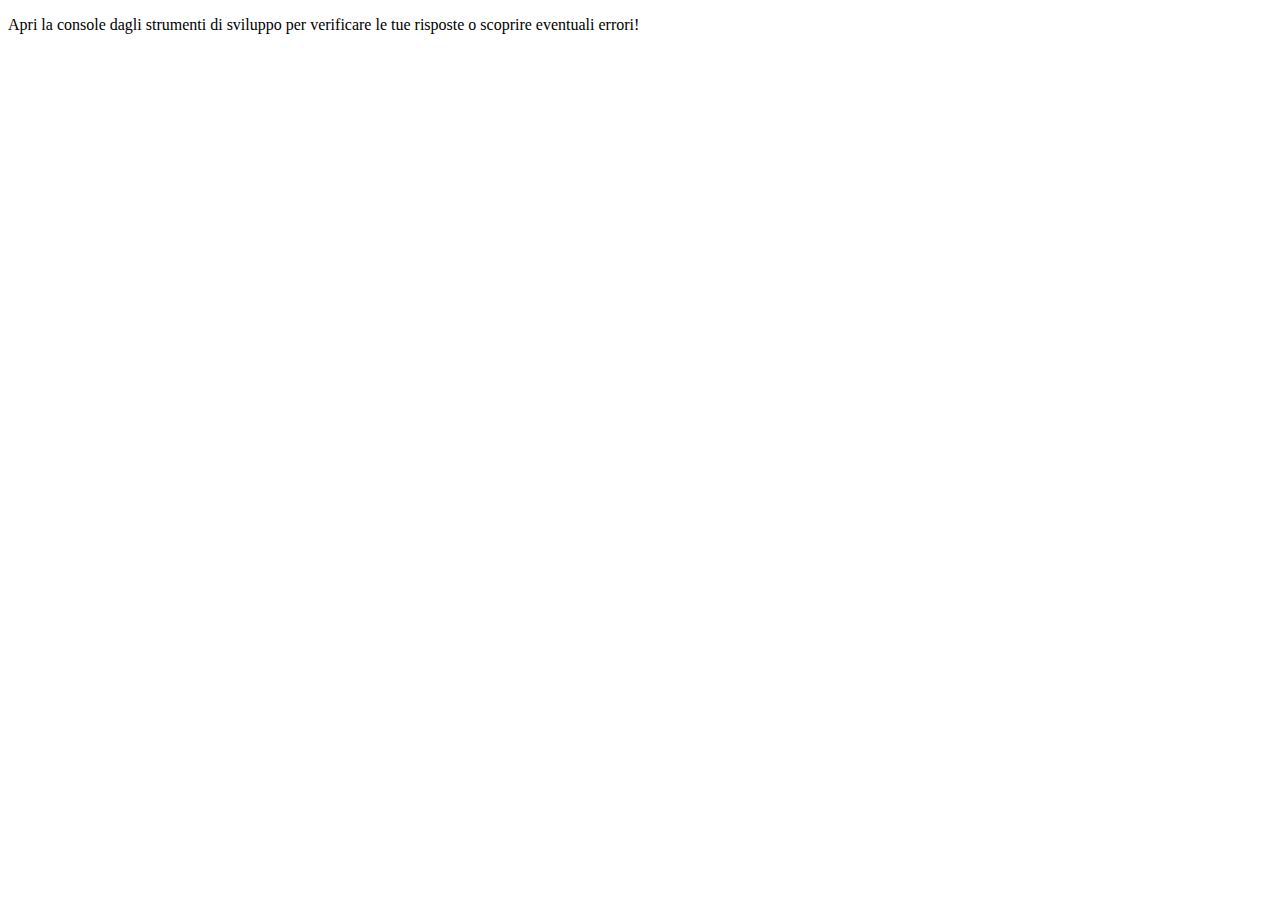
<file: 1 m/2s/1g/index.html>
<!DOCTYPE html>
<html lang="en">
  <head>
    <meta charset="UTF-8" />
    <meta name="viewport" content="width=device-width, initial-scale=1.0" />
    <title>Esercizi JS</title>
  </head>
  <body>
    <main>
      <p>
        Apri la console dagli strumenti di sviluppo per verificare le tue
        risposte o scoprire eventuali errori!
      </p>
    </main>
    <script src="D1.js"></script>
  </body>
</html>
</file>
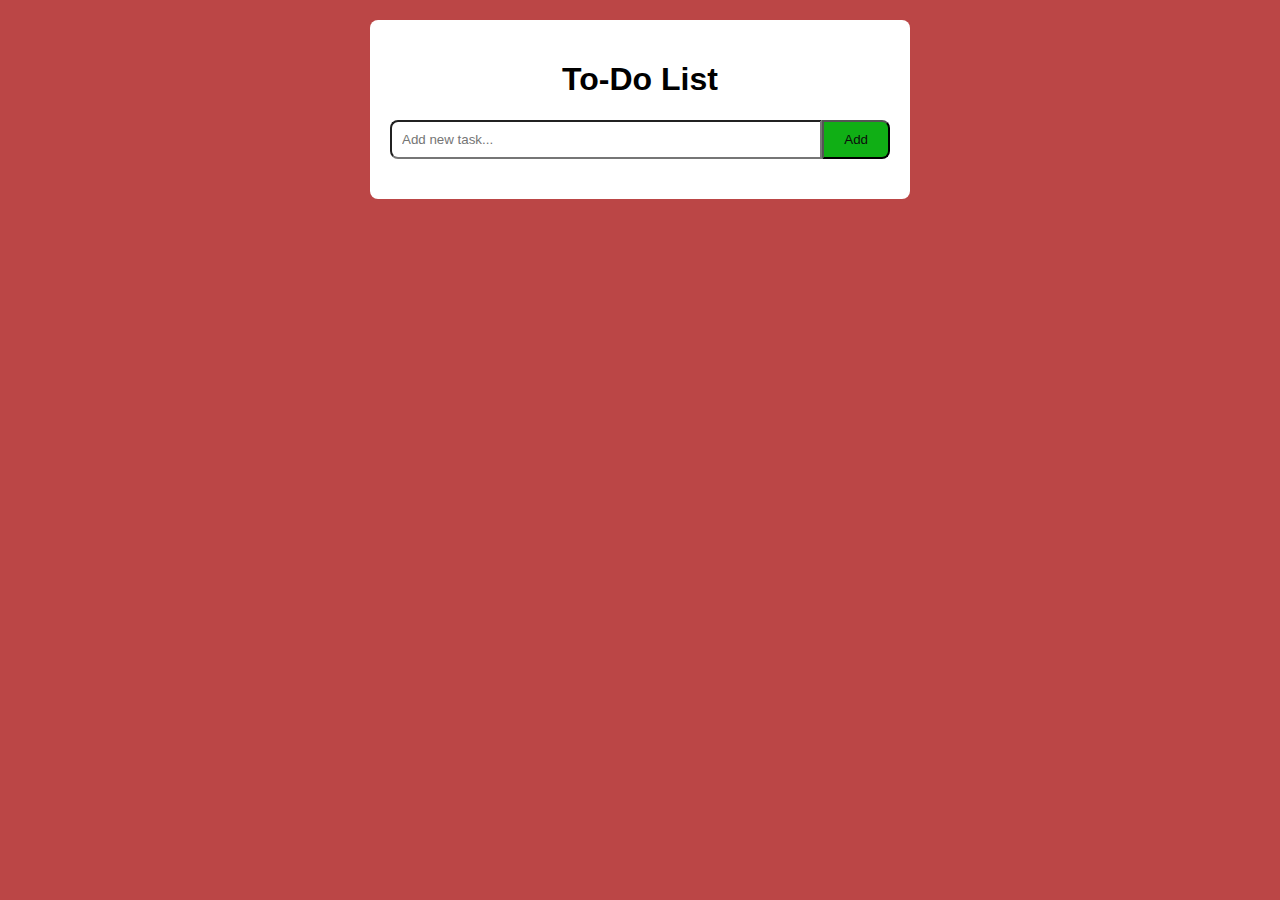
<file: 1 m/3s/3g/index.html>
<!DOCTYPE html>
<html lang="en">
<head>
    <meta charset="UTF-8">
    <meta name="viewport" content="width=device-width, initial-scale=1.0">
    <title>Document</title>
    <link rel="stylesheet" href="./style.css">
    <script src="./script.js"></script>
</head>
<body>
    <div class="container">
        <h1>To-Do List</h1>
        <div class="input-container">
            <input type="text" id="taskInput" placeholder="Add new task...">
            <button id="addTaskBtn">Add</button>
        </div>
        <ul id="taskList"></ul>
    </div>
    
</body>
</html>
</file>
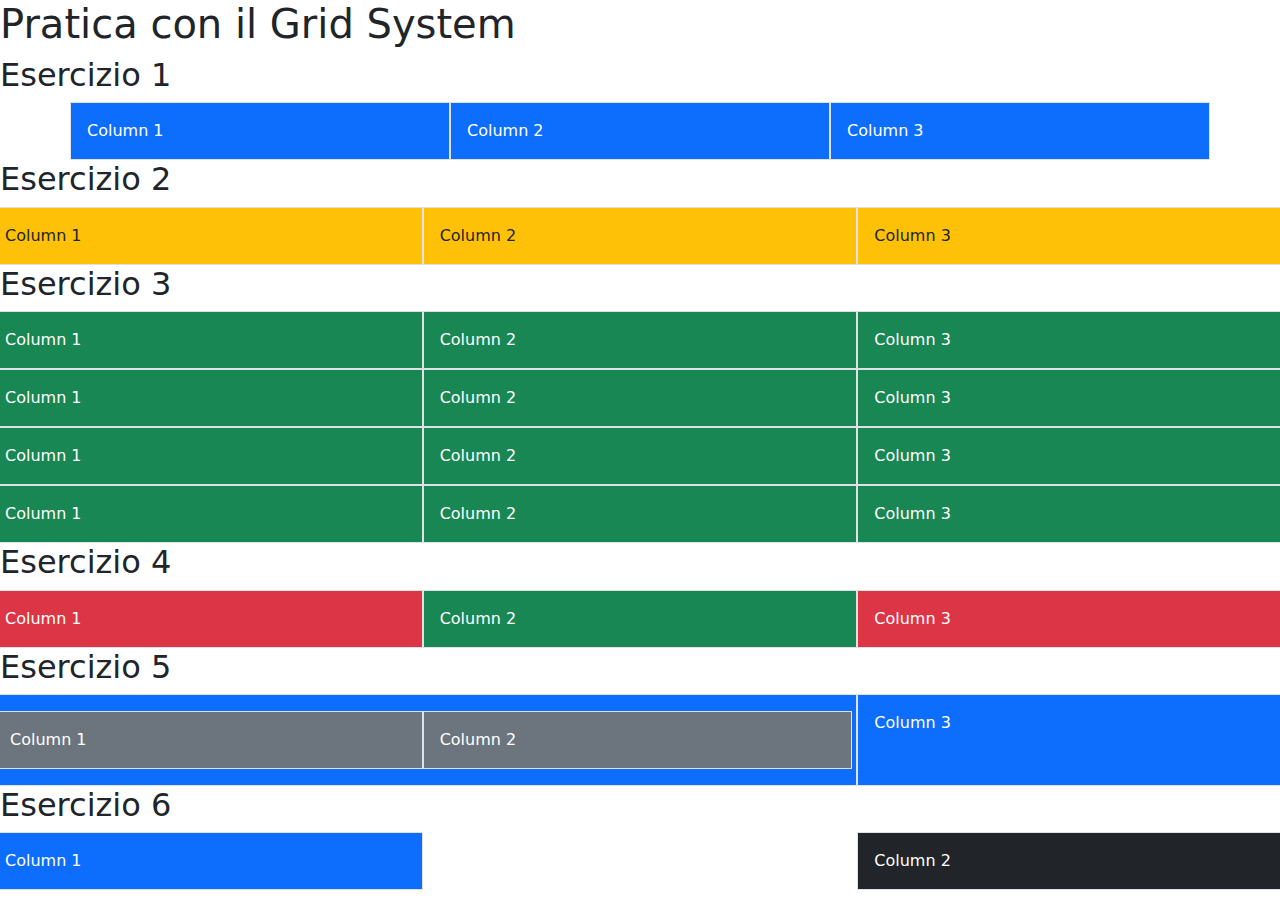
<file: 2m/s2/g1/index.html>
<!DOCTYPE html>
<html lang="en">
<head>
    <meta charset="UTF-8">
    <meta name="viewport" content="width=device-width, initial-scale=1.0">
    <title>Document</title>
    <link href="https://cdn.jsdelivr.net/npm/bootstrap@5.3.3/dist/css/bootstrap.min.css" rel="stylesheet" integrity="sha384-QWTKZyjpPEjISv5WaRU9OFeRpok6YctnYmDr5pNlyT2bRjXh0JMhjY6hW+ALEwIH" crossorigin="anonymous">
</head>
<body>
    <main> 
        <h1>Pratica con il Grid System</h1>
        <div>
            <h2> Esercizio 1</h2>
        </div>

        <div class="container">
            <div class="row">
                <div class="col-md-4 bg-primary text-white p-3 border">
                    Column 1
                </div>
                <div class="col-md-4 bg-primary text-white p-3 border">
                    Column 2
                </div>
                <div class="col-md-4 bg-primary text-white p-3 border">
                    Column 3
                </div>
                </div>
            </div>

            <div>
                <h2> Esercizio 2</h2>
            </div>
            
                <div class="row">
                    <div class="col-sm-12 col-md-4 bg-warning text-dark p-3 border">
                        Column 1
                    </div>
                    <div class="col-sm-12 col-md-4 bg-warning text-dark p-3 border">
                        Column 2
                    </div>
                    <div class="col-sm-12 col-md-4 bg-warning text-dark p-3 border">
                        Column 3
                    </div>
                    </div>
                
                <div>
                    <h2> Esercizio 3</h2>
                </div>
                
                
                    <div class="row">
                        <div class="col-12 col-sm-4 bg-success text-white p-3 border">
                            Column 1
                        </div>
                        <div class="col-12 col-sm-4 bg-success text-white p-3 border">
                            Column 2
                        </div>
                        <div class="col-12 col-sm-4 bg-success text-white p-3 border">
                            Column 3
                        </div>
                    </div>
                
                
                    <div class="row">
                        <div class="col-sm-12 col-md-4 bg-success text-white p-3 border">
                            Column 1
                        </div>
                        <div class="col-sm-12 col-md-4 bg-success text-white p-3 border">
                            Column 2
                        </div>
                        <div class="col-sm-12 col-md-4 bg-success text-white p-3 border">
                            Column 3
                        </div>
                    </div>
                
            
                    <div class="row">
                        <div class="col-md-12 col-lg-4 bg-success text-white p-3 border">
                            Column 1
                        </div>
                        <div class="col-md-12 col-lg-4 bg-success text-white p-3 border">
                            Column 2
                        </div>
                        <div class="col-md-12 col-lg-4 bg-success text-white p-3 border">
                            Column 3
                        </div>
                    </div>

                    <div class="row">
                        <div class="col-lg-12 col-xl-4 bg-success text-white p-3 border">
                            Column 1
                        </div>
                        <div class="col-lg-12 col-xl-4 bg-success text-white p-3 border">
                            Column 2
                        </div>
                        <div class="col-lg-12 col-xl-4 bg-success text-white p-3 border">
                            Column 3
                        </div>
                        </div>
                    
                    <div>
                        <h2>Esercizio 4</h2>
                    </div>
                    
                    <div class="row">
                        
                        <div class="col-md-4 bg-danger text-white p-3 border">
                            Column 1
                            </div>
                            
                            
                            <div class="col-md-4 bg-success text-white p-3 border">
                            Column 2
                            </div>
                            
                            
                            <div class="col-md-4 bg-danger text-white p-3 border">
                            Column 3
                            </div>
                        </div>
                        
            <div>
                <h2>Esercizio 5</h2>
            </div>
            <div class="row">
                <div class="col-md-8 bg-primary text-white p-3 border">
                    
                    <div class="row">
                        <div class="col-12 col-sm-6 bg-secondary text-white p-3 border">
                        Column 1
                        </div>
                        <div class="col-12 col-sm-6 bg-secondary text-white p-3 border">
                        Column 2
                        </div>
                    </div>
                    </div>

                    <div class="col-md-4 bg-primary text-white p-3 border">
                    Column 3
                    </div>
                </div>
                <div>
                    <h2>Esercizio 6</h2>
                </div>
                <div class="row">
                    <div class="col-md-4 bg-primary text-white p-3 border">
                        Column 1
                        </div>
                
                        <div class="col-md-4 offset-md-4 bg-dark text-white p-3 border">
                        Column 2
                        </div>
                    </div>
        </main>



</body>
</html>
</file>
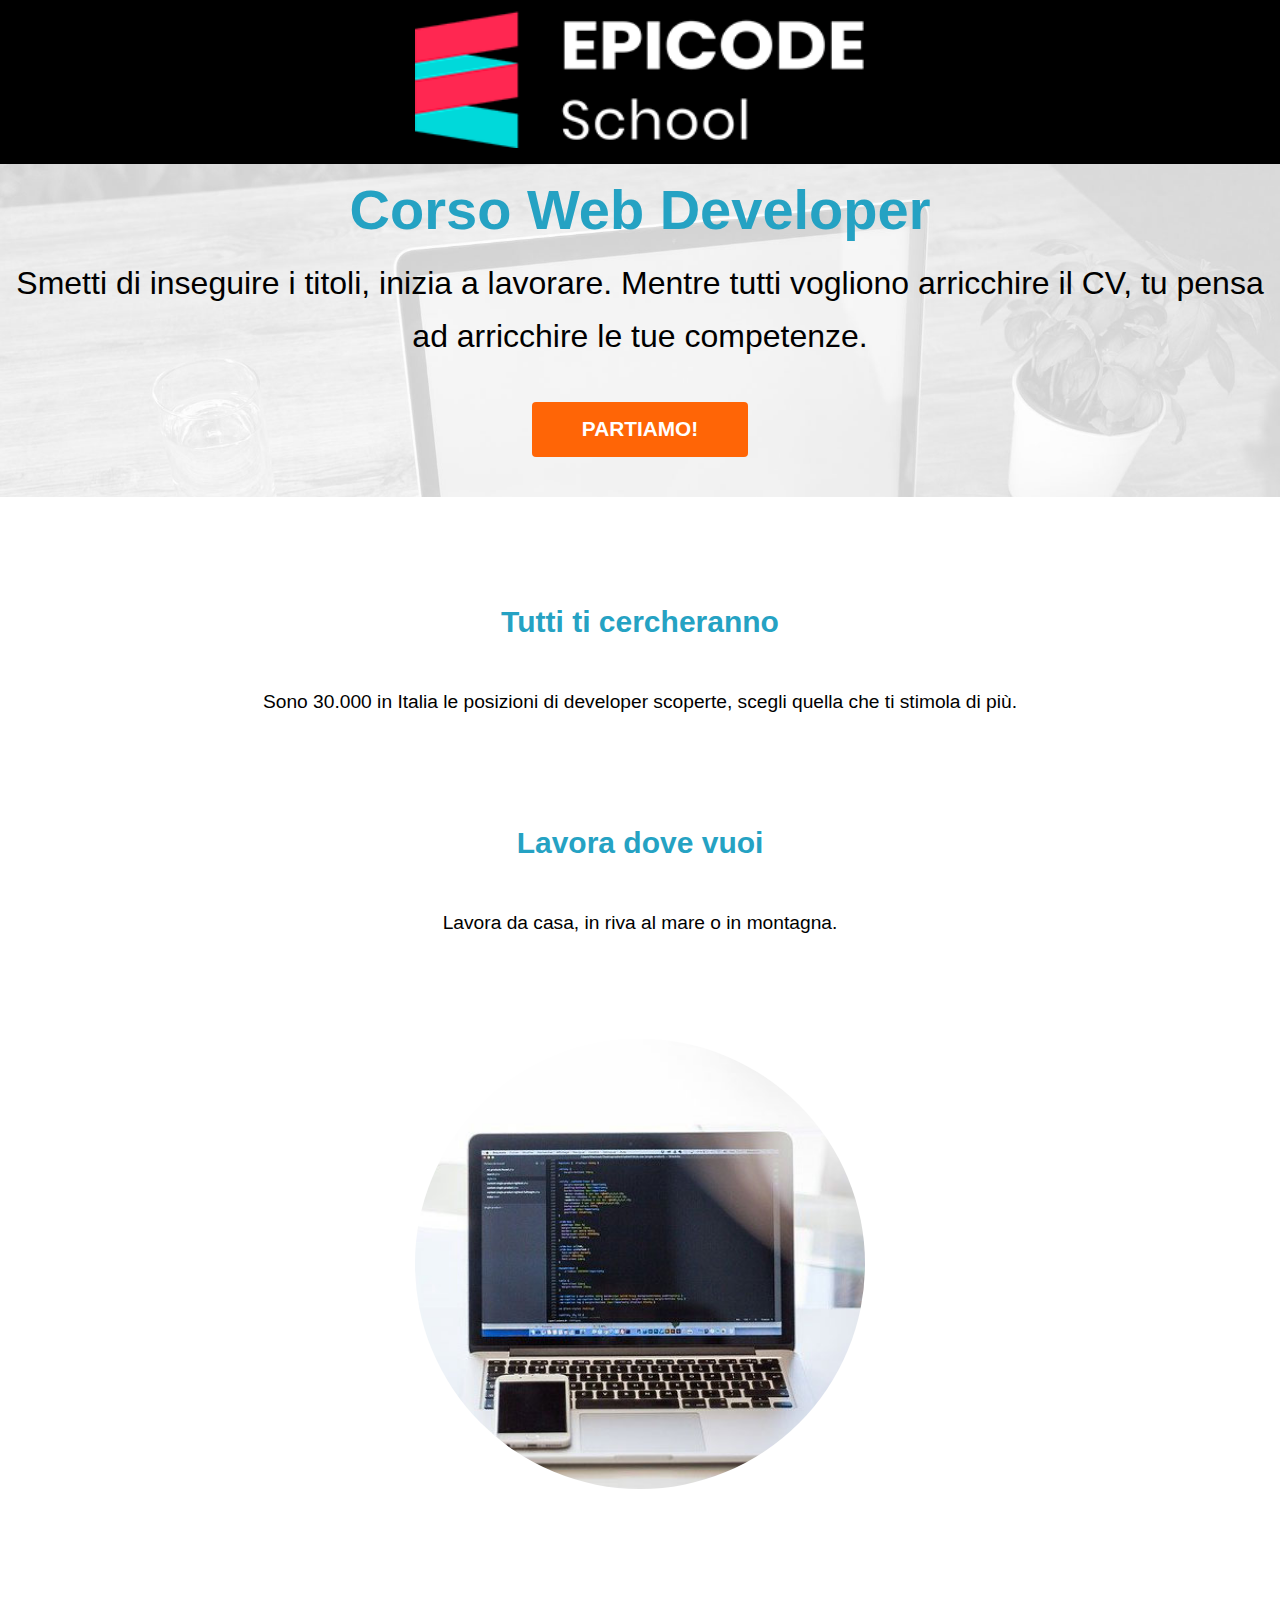
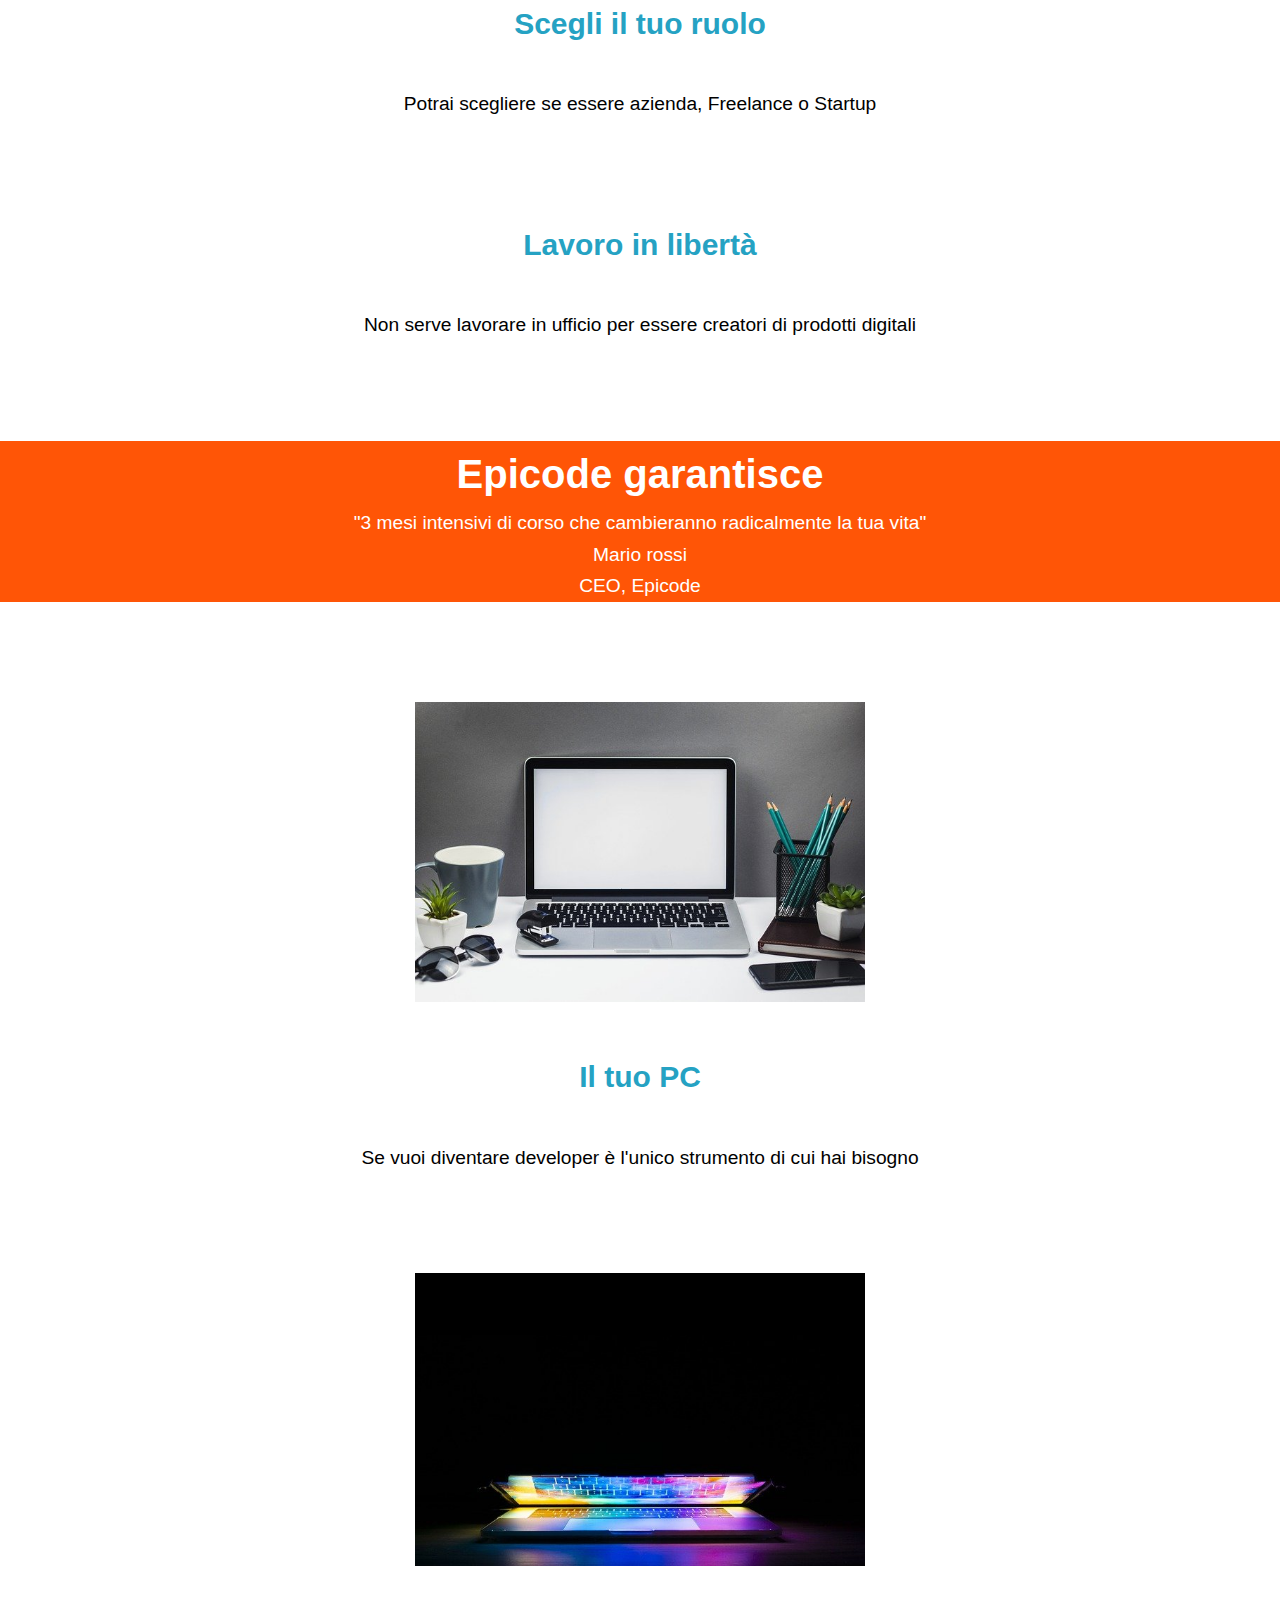
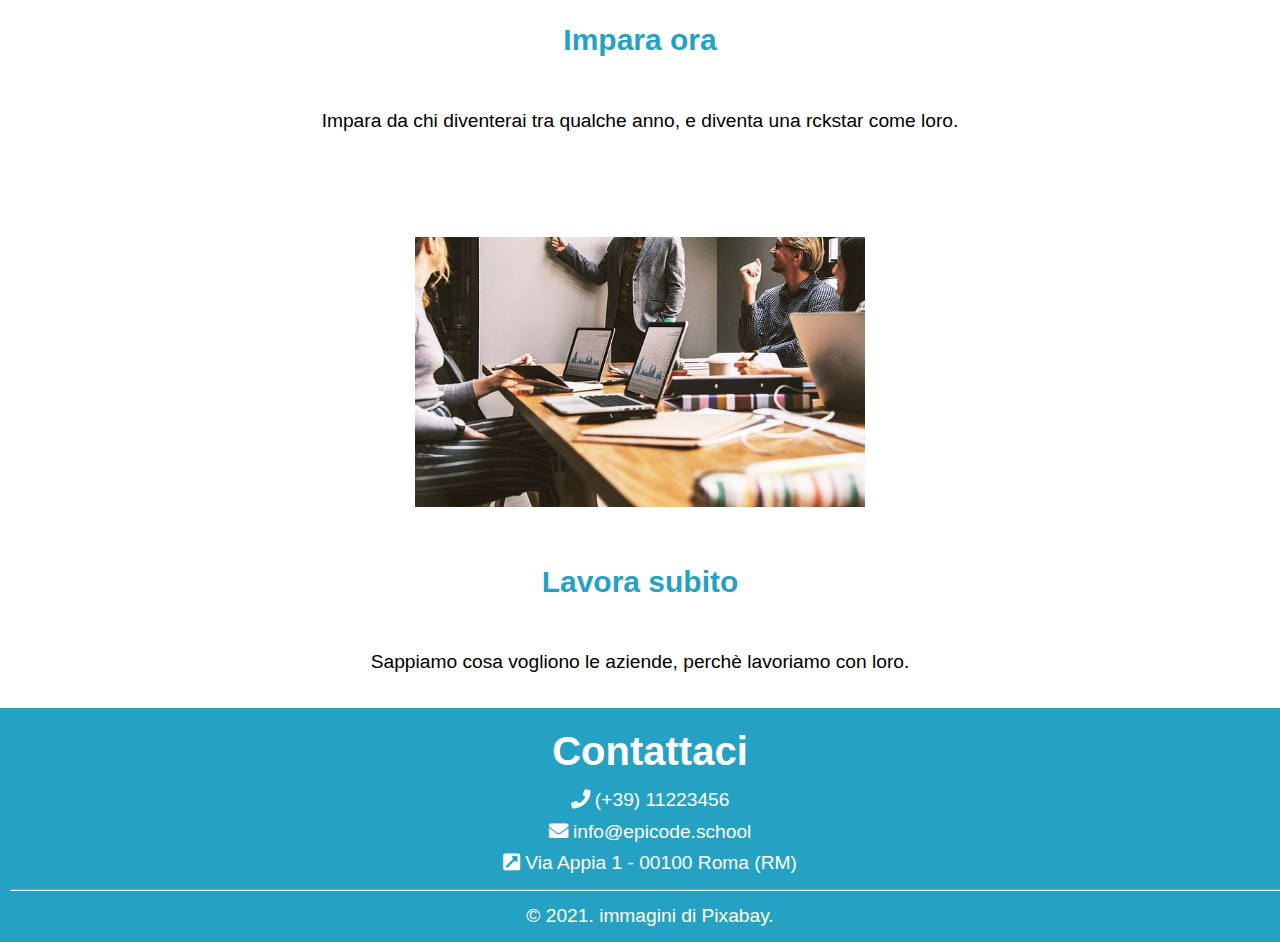
<file: 1 m/1s/5g/layout mobile/index.html>
<!DOCTYPE html>
<html lang="en">
<head>
    <meta charset="UTF-8">
    <meta name="viewport" content="Da zero a Epicode con i corsi completi per diventare uno sviluppatore professionista in 3 mesi.">
    <title>Corso Web Developer - Epicode school</title>
    <link rel="stylesheet" href="../css/reset.css">
    <link rel="stylesheet" href="../css/styl.css">
    <link rel="preconnect" href="https://fonts.googleapis.com">
    <link rel="preconnect" href="https://fonts.gstatic.com" crossorigin>
    <link href="https://fonts.googleapis.com/css2?family=Open+Sans&display=swap" rel="stylesheet">
    <link rel="preconnect" href="https://fonts.googleapis.com">
<link rel="preconnect" href="https://fonts.gstatic.com" crossorigin>
<link href="https://fonts.googleapis.com/css2?family=Open+Sans&display=swap" rel="stylesheet">
<link rel="stylesheet" href="https://cdnjs.cloudflare.com/ajax/libs/font-awesome/5.15.3/css/all.min.css">
</head>
<body>
    <header>
        <img src="../img/logo.png" alt="Logo">
    </header>
        
            <section class="div-principale"> 
                <h1>
                Corso Web Developer
                </h1>
        <p>
            Smetti di inseguire i titoli, inizia a lavorare. Mentre tutti 
            vogliono arricchire il CV, tu pensa ad arricchire le tue competenze.
        </p>
        <p class="custom-button">
            <a href="#" target="_blank">PARTIAMO!</a> 
        </p>
            </section>
            <div class="div1">
                <h2>Tutti ti cercheranno</h2>
                <p>
                    Sono 30.000 in Italia le posizioni di developer scoperte, scegli quella che ti stimola di più.
                </p>
            </div>
            <div class="div2">
                <h2>
                    Lavora dove vuoi
                </h2>
                <p>
                    Lavora da casa, in riva al mare o in montagna.
                </p>
            </div>

            <div class="div3">
                <img src="../img/notebook.jpg" alt="computer">
            </div>
            <div>
                <h2>
                    Scegli il tuo ruolo
                </h2>
                <p>
                    Potrai scegliere se essere azienda, Freelance o Startup
                </p>
            </div>
            <div>
                <h2>
                    Lavoro in libertà
                </h2>
                <p>
                    Non serve lavorare in ufficio per essere creatori di prodotti digitali
                </p>
            </div>
        <section class="red-section">
            <div>
                <h3>
                    Epicode garantisce
                </h3>
                <p>
                    "3 mesi intensivi di corso che cambieranno radicalmente la tua vita"
                </p>
                <p>
                    Mario rossi
                </p>
                <P>CEO, Epicode</P>
            </div>
        </section>
        <div class="contenitore">
            <div class="div-contenitore1">
                <img src="../img/foto1.jpg" alt="pc">
                <h2>
                    Il tuo PC
                </h2>
                <p>
                    Se vuoi diventare developer è l'unico strumento di cui hai bisogno
                </p>
            </div>
            <div class="div-contenitore2">
                <img src="../img/foto2.jpg" alt="pc2">
                <h2>
                    Impara ora
                </h2>
                <p>
                    Impara da chi diventerai tra qualche anno, e diventa
                    una rckstar come loro.
                </p>
            </div>
            <div class="div-contenitore3">
                <img src="../img/foto3.jpg" alt="pc3">
                <h2>
                    Lavora subito
                </h2>
                <p> Sappiamo cosa vogliono le aziende, perchè lavoriamo con loro.

                </p>
            </div>
        </div>

    <footer>
        <p class="p1-footer">
            Contattaci
        </p>
        <p class="p2-footer">
            <i class="fas fa-phone" aria-hidden="true"></i>
            <a href="#" target="_blank">(+39) 11223456 </a>
        </p>
        <p class="p3-footer">
            <i class="fas fa-envelope" aria-hidden="true"></i>
            <a href="#" target="_blank">info@epicode.school</a>
        </p>
        <p class="p4-footer">
            <i class="fas fa-external-link-square-alt" aria-hidden="true"></i>
            <a href="#" target="_blank">Via Appia 1 - 00100 Roma (RM)</a>
        </p>
        <hr>  
        <p>
            &copy; 2021. immagini di <a href="#">Pixabay.</a> 
        </p>
    </footer>

</body>
</html>
</file>
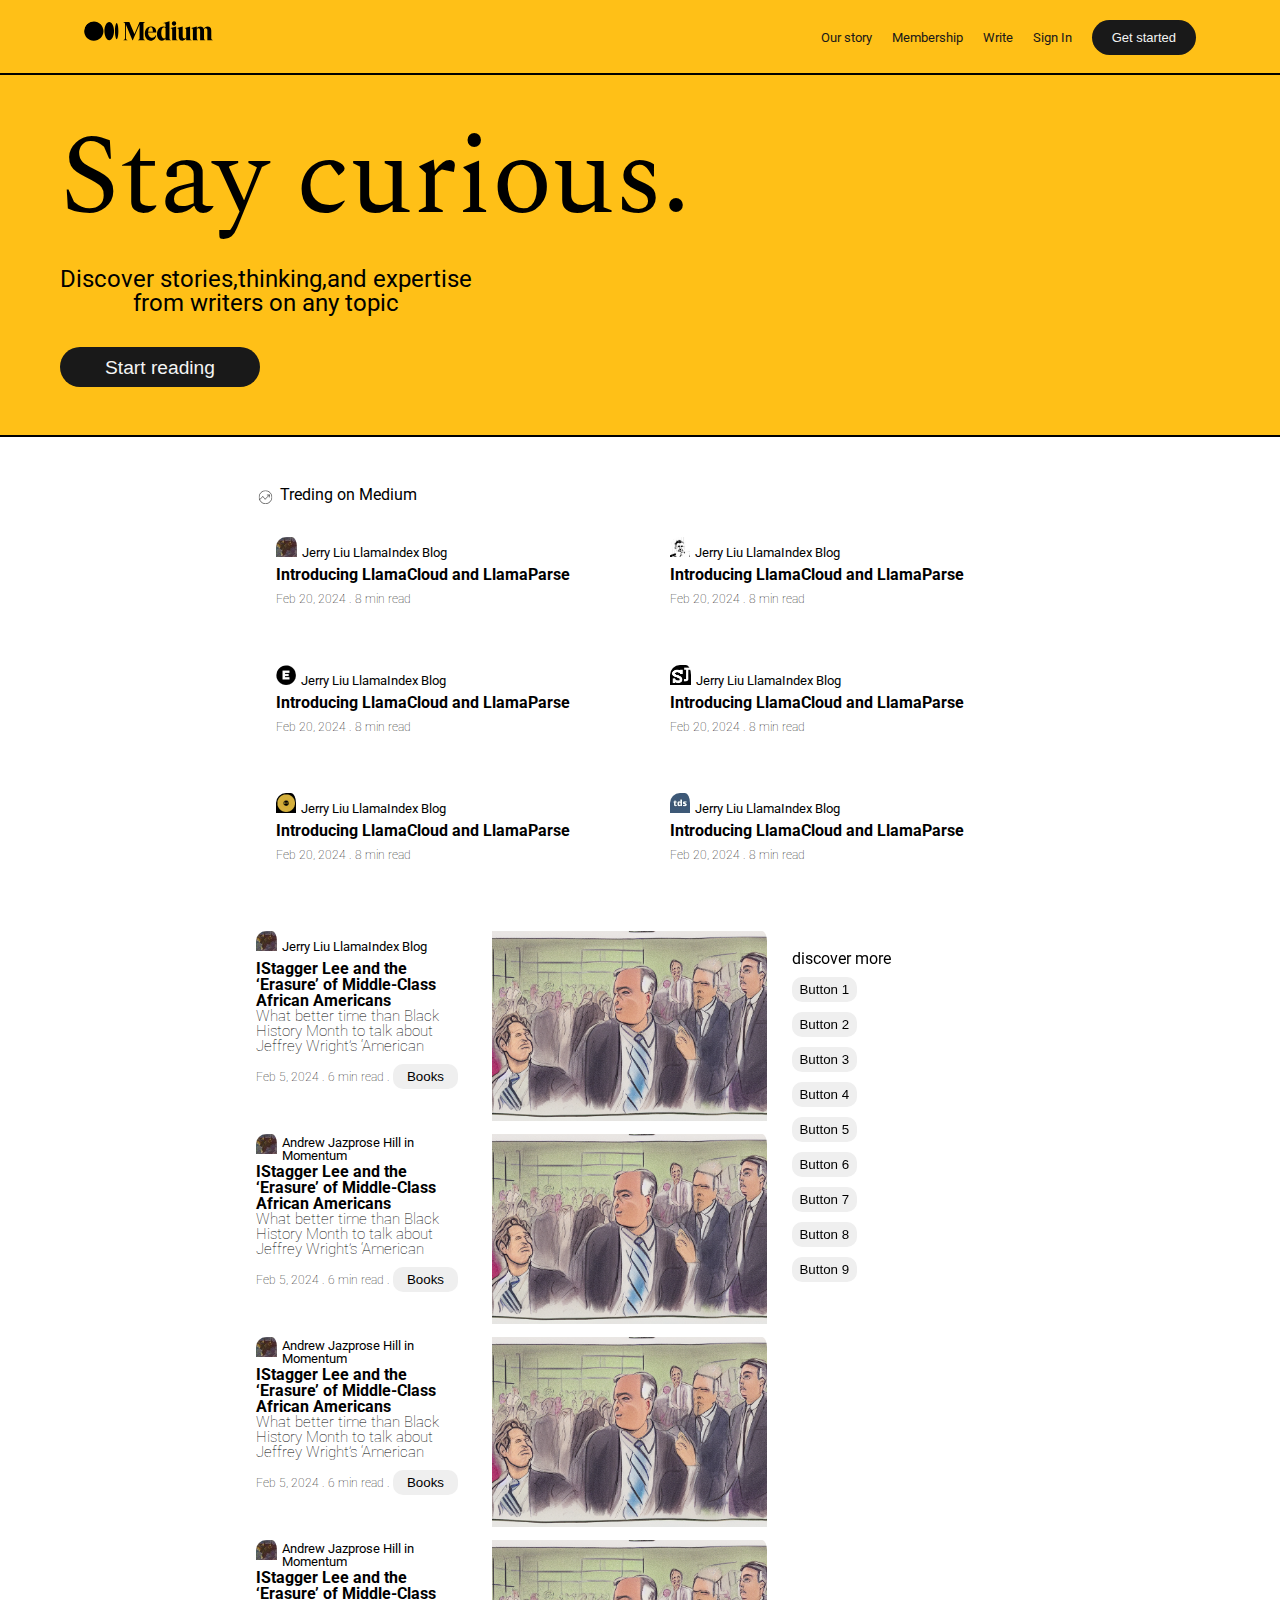
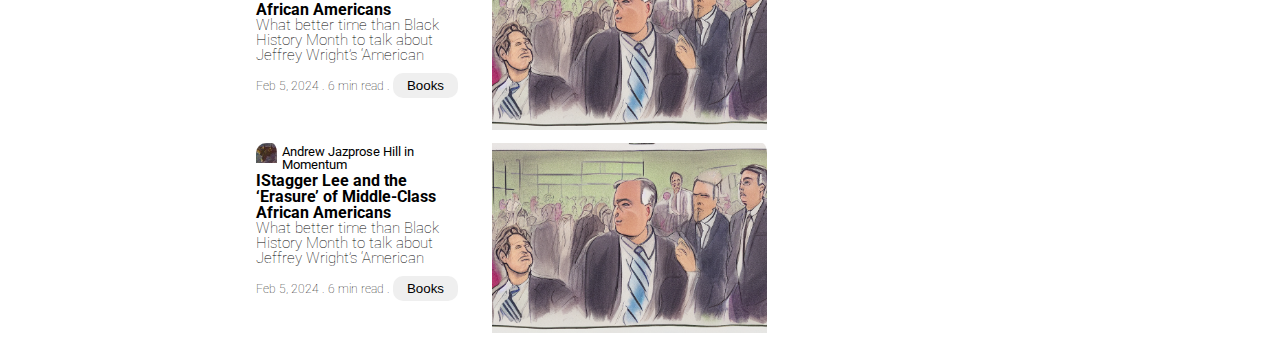
<file: 2m/s1/5g/U2-D5/base_di_partenza/index.html>
<!DOCTYPE html>
<html lang="en">

<head>
    <meta charset="UTF-8">
    <meta http-equiv="X-UA-Compatible" content="IE=edge">
    <meta name="viewport" content="width=device-width, initial-scale=1.0">
    <!--aggiungi link al reset.css -->
    <title>Document</title>
    <link rel="stylesheet" href="./assets/css/reset.css">
    <link rel="stylesheet" href="./assets/css/style.css">
    <link rel="preconnect" href="https://fonts.googleapis.com">
<link rel="preconnect" href="https://fonts.gstatic.com" crossorigin>
<link href="https://fonts.googleapis.com/css2?family=Spectral:ital,wght@0,200;0,300;0,400;0,500;0,600;0,700;0,800;1,200;1,300;1,400;1,500;1,600;1,700;1,800&display=swap" rel="stylesheet">
<link rel="preconnect" href="https://fonts.googleapis.com">
<link rel="preconnect" href="https://fonts.gstatic.com" crossorigin>
<link href="https://fonts.googleapis.com/css2?family=Roboto:ital,wght@0,100;0,300;0,400;0,500;0,700;0,900;1,100;1,300;1,400;1,500;1,700;1,900&family=Spectral:ital,wght@0,200;0,300;0,400;0,500;0,600;0,700;0,800;1,200;1,300;1,400;1,500;1,600;1,700;1,800&display=swap" rel="stylesheet">
<script src="./assets/script.js"></script>
</head>

<body>
    <header class="navbar" id="navbar">
        <div class="containerNav">
            <div class="logo">
                <img src="./assets/imgs/svg/logo.svg" alt="logo">
            </div>
            <nav>
                <a href="https://www.youtube.com/channel/UCuZ7hpvhCcCZbD6U0QQZQMA">Our story</a>
                <a href="#">Membership</a>
                <a href="#">Write</a>
                <a href="#">Sign In</a>
                <button class="btn" id="btn">Get started</button>
            </nav>
        </div>
    </header>
    <div class="hero">
        <div class="container">
            <div class="leftPanel">
                <h1>Stay curious.</h1>
                <p class="p1">Discover stories,thinking,and expertise
                <br>from writers on any topic</p>
                <button class="btn2" id="btn2">Start reading</button>
            </div>
        </div>
    </div>

    <section class="featured">
        <div class="container2">
            <div class="trading">
                <img id="logoTrading" src="./assets/imgs/svg/trending.svg" alt="trading simbolo">
                <h2 class="medium"> Treding on Medium</h2>

            </div>
            <div class="story">
                    <div class="item"> 
                        <a  class="linkStory" href="#"> <img src="./assets/imgs/image01.jpeg" alt="">Jerry Liu LlamaIndex Blog</a>
                        <p class="pStory">Introducing LlamaCloud and LlamaParse </p>
                        <p class="dataStory"> Feb 20, 2024 . 8 min read</p>
                    </div>
                    <div class="item"> 
                        <div> </div><a  class="linkStory" href="#"> <img src=".//assets/imgs/image07.jpeg" alt="">Jerry Liu LlamaIndex Blog</a>
                        <p class="pStory">Introducing LlamaCloud and LlamaParse </p>
                        <p class="dataStory"> Feb 20, 2024 . 8 min read</p></div>
                    <div class="item"> <a  class="linkStory" href="#"> <img src="./assets/imgs/image02.png" alt="">Jerry Liu LlamaIndex Blog</a>
                        <p class="pStory">Introducing LlamaCloud and LlamaParse </p>
                        <p class="dataStory"> Feb 20, 2024 . 8 min read</p></div>
                    <div class="item"> <a  class="linkStory" href="#"> <img src=".//assets/imgs/image03.jpeg" alt="">Jerry Liu LlamaIndex Blog</a>
                        <p class="pStory">Introducing LlamaCloud and LlamaParse </p>
                        <p class="dataStory"> Feb 20, 2024 . 8 min read</p></div>
                    <div class="item"> <a  class="linkStory" href="#"> <img src=".//assets/imgs/image04.png" alt="">Jerry Liu LlamaIndex Blog</a>
                        <p class="pStory">Introducing LlamaCloud and LlamaParse </p>
                        <p class="dataStory"> Feb 20, 2024 . 8 min read</p></div>
                    <div class="item"> <a  class="linkStory" href="#"> <img src=".//assets/imgs/image05.jpeg" alt="">Jerry Liu LlamaIndex Blog</a>
                        <p class="pStory">Introducing LlamaCloud and LlamaParse </p>
                        <p class="dataStory"> Feb 20, 2024 . 8 min read</p></div>
            </div>
                
        </div>
    </section>
    <div class="container3">
        <div class="listleft">
            <div class="listItem">
                <div class="leftSide">
                    <a  class="linkStory" href="#"> <img src="./assets/imgs/image01.jpeg" alt="">Jerry Liu LlamaIndex Blog</a>
                    <p class="pStory">IStagger Lee and the ‘Erasure’ of Middle-Class African Americans </p>
                    <p class="insideStory">What better time than Black History Month to talk about Jeffrey Wright’s ‘American</p>
                    <p class="dataStory"> Feb 5, 2024 . 6 min read . <button class="btn3"> Books</button> </p>
                </div>
                <div class="rightSide">
                    <img src="./assets/imgs/image12.png" alt="">
                </div>

            </div>
            <div class="listItem">
                <div class="leftSide">
                    <a  class="linkStory" href="#"> <img src="./assets/imgs/image01.jpeg" alt="">Andrew Jazprose Hill in Momentum</a>
                    <p class="pStory">IStagger Lee and the ‘Erasure’ of Middle-Class African Americans </p>
                    <p class="insideStory">What better time than Black History Month to talk about Jeffrey Wright’s ‘American</p>
                    <p class="dataStory"> Feb 5, 2024 . 6 min read . <button class="btn3"> Books</button></p>
                </div>
                <div class="rightSide">
                    <img src="./assets/imgs/image12.png" alt="">
                </div>
                

            </div>
            <div class="listItem">
                <div class="leftSide">
                    <a  class="linkStory" href="#"> <img src="./assets/imgs/image01.jpeg" alt="">Andrew Jazprose Hill in Momentum</a>
                    <p class="pStory">IStagger Lee and the ‘Erasure’ of Middle-Class African Americans </p>
                    <p class="insideStory">What better time than Black History Month to talk about Jeffrey Wright’s ‘American</p>
                    <p class="dataStory"> Feb 5, 2024 . 6 min read . <button class="btn3"> Books</button></p>
                </div>
                <div class="rightSide">
                    <img src="./assets/imgs/image12.png" alt="">
                </div>
                

            </div>
            <div class="listItem">
                <div class="leftSide">
                    <a  class="linkStory" href="#"> <img src="./assets/imgs/image01.jpeg" alt="">Andrew Jazprose Hill in Momentum</a>
                    <p class="pStory">IStagger Lee and the ‘Erasure’ of Middle-Class African Americans </p>
                    <p class="insideStory">What better time than Black History Month to talk about Jeffrey Wright’s ‘American</p>
                    <p class="dataStory"> Feb 5, 2024 . 6 min read . <button class="btn3"> Books</button></p>
                </div>
                <div class="rightSide">
                    <img src="./assets/imgs/image12.png" alt="">
                </div>
                

            </div>
            <div class="listItem">
                <div class="leftSide">
                    <a  class="linkStory" href="#"> <img src="./assets/imgs/image01.jpeg" alt="">Andrew Jazprose Hill in Momentum</a>
                    <p class="pStory">IStagger Lee and the ‘Erasure’ of Middle-Class African Americans </p>
                    <p class="insideStory">What better time than Black History Month to talk about Jeffrey Wright’s ‘American</p>
                    <p class="dataStory"> Feb 5, 2024 . 6 min read . <button class="btn3"> Books</button></p>
                </div>
                <div class="rightSide">
                    <img src="./assets/imgs/image12.png" alt="">
                </div>
                

            </div>
        </div>
        <div class="stickyBar">
            <h4>discover more</h4>
            <div class="container-grid">
                <button class="btn3">Button 1</button>
                <button class="btn3">Button 2</button>
                <button class="btn3">Button 3</button>
                <button class="btn3">Button 4</button>
                <button class="btn3">Button 5</button>
                <button class="btn3">Button 6</button>
                <button class="btn3">Button 7</button>
                <button class="btn3">Button 8</button>
                <button class="btn3">Button 9</button>
            </div>              
        </div>

        
    </div>


    <!-- ARTWORK con "M" ripetute -->
<link rel="stylesheet" href="./assets/imgs/svg/m.svg">

</body>

</html>
</file>
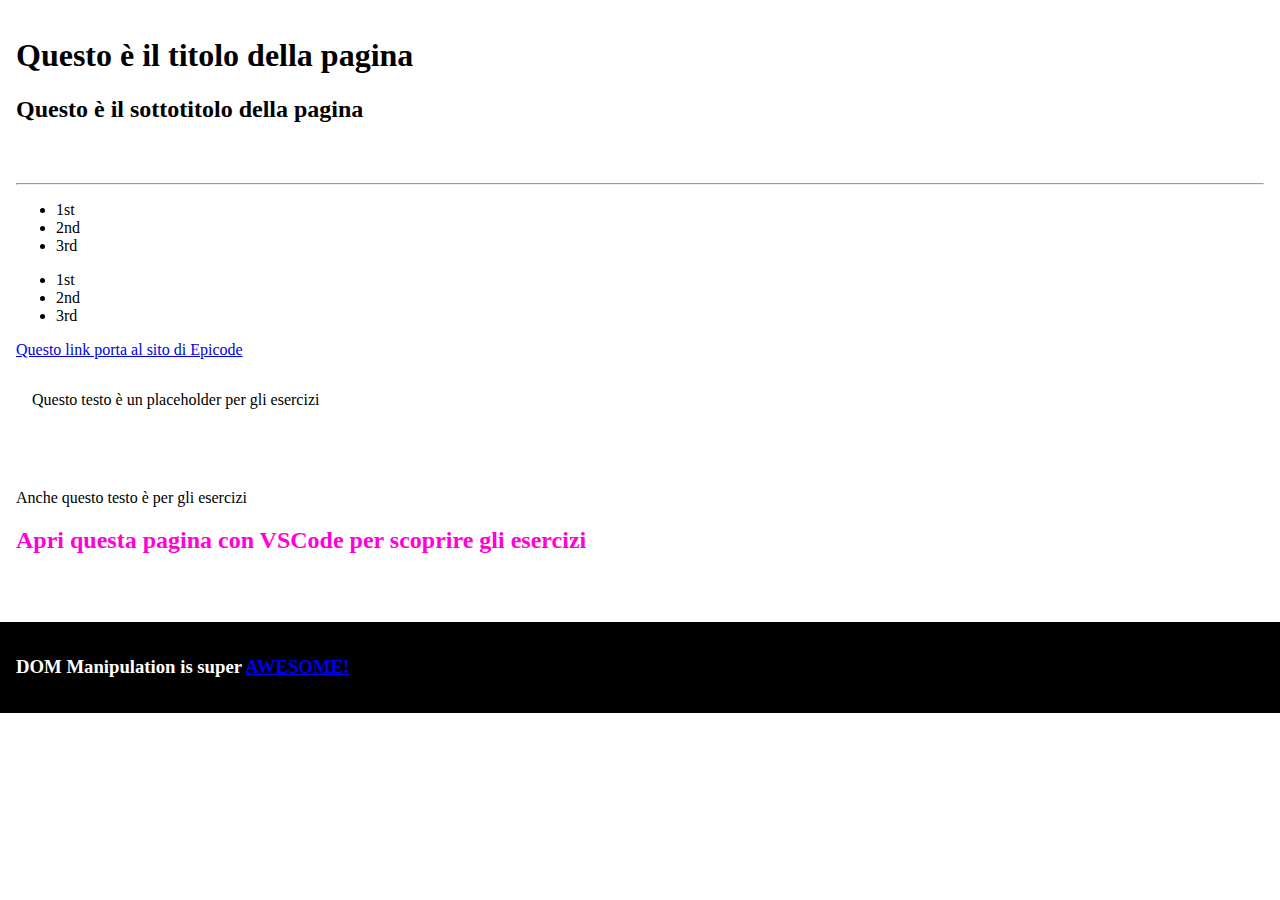
<file: 1 m/3s/D6.html>
<!DOCTYPE html>
<html lang="it">
  <head>
    <meta charset="UTF-8" />
    <meta http-equiv="X-UA-Compatible" content="IE=edge" />
    <meta name="viewport" content="width=device-width, initial-scale=1.0" />
    <title>Document</title>
    <style>
      *,
      *::before,
      *::after {
        box-sizing: border-box;
      }

      body {
        margin: 0;
      }

      body div,
      footer {
        padding: 1rem;
      }

      footer {
        padding: 1rem;
        background-color: black;
        color: white;
      }

      .myHeading {
        color: #ff00d6;
      }
    </style>
  </head>

  <body>
    <div>
      <h1>Questo è il titolo della pagina</h1>
      <h2>Questo è il sottotitolo della pagina</h2>
    </div>

    <div>
      <hr />

      <ul id="firstList">
        <li>1st</li>
        <li>2nd</li>
        <li>3rd</li>
      </ul>

      <ul id="secondList">
        <li>1st</li>
        <li>2nd</li>
        <li>3rd</li>
      </ul>

      <a href="https://epicode.com/it/">Questo link porta al sito di Epicode</a>

      <div>
        <p>Questo testo è un placeholder per gli esercizi</p>
      </div>
    </div>

    <div>
      <p>Anche questo testo è per gli esercizi</p>
      <h2 id="changeMyColor" style="color: #ff00d6">
        Apri questa pagina con VSCode per scoprire gli esercizi
      </h2>
    </div>

    <div id="tableArea"></div>

    <footer>
      <h3>
        DOM Manipulation is super
        <a
          href="https://developer.mozilla.org/en-US/docs/Learn/JavaScript/Client-side_web_APIs/Manipulating_documents"
          >AWESOME!</a
        >
      </h3>
    </footer>
    <script>
      /* ESERCIZIO 1
       Scrivi una funzione per cambiare il titolo della pagina in qualcos'altro
    */

      const changeTitle = function changeTitle(nuovoTitolo) {
        document.title = nuovoTitolo
      }

      /* ESERCIZIO 2
       Scrivi una funzione per aggiungere al titolo della pagina una classe "myHeading"
    */

      const addClassToTitle = function addClassToTitle(classeDaAggiungere) {
        let titolo = document.querySelector ('title');
        // si può anche verificare se un titolo ha gia una classe
      }

      /* ESERCIZIO 3
       Scrivi una funzione che cambi il testo dei p figli di un div
      */
      
      const changePcontent = function cambiaTestoParagrafi(divId,nuovoTesto) {
        let div= document.getElementById(divId);
        if (div) {
          let paragrafi = div.getElementsByTagName('p');
          for (let i=0; 1< paragrafi.length; i++) 
            paragrafi[i].innerText = nuovoTesto;
      }
    else {
      console.error("Div non trovato con ID:", divId);
    }
  }

      /* ESERCIZIO 4
       Scrivi una funzione che cambi la proprietà href di ogni link (tranne quello nel footer) con il valore https://www.google.com
      */

      const changeUrls = function () {}

      /* ESERCIZIO 5
       Scrivi una funzione che aggiunga un nuovo elemento lista alla seconda lista non ordinata
    */

      const addToTheSecond = function cambiaHrefDeiLink(nuovoHref) {
    let links = document.querySelectorAll('nav a:not(footer a)');
    
    links.forEach(function(link) {
      link.href = nuovoHref;
    });
  }

      /* ESERCIZIO 6
       Scrivi una funzione che aggiunga un paragrafo al primo div
    */

      const addParagraph = function aggiungiParagrafoAlPrimoDiv() {
    let primoDiv = document.getElementById('primoDiv');
    // mettere if ed else
      }

      /* ESERCIZIO 7
       Scrivi una funzione che faccia scomparire la prima lista non ordinata
    */

      const hideFirstUl = function () {}

      /* ESERCIZIO 8 
       Scrivi una funzione che renda verde il background di ogni lista non ordinata
      */

      const paintItGreen = function () {}

      /* ESERCIZIO 9
       Scrivi una funzione che rimuova l'ultima lettera dall'h1 ogni volta che l'utente lo clicca
      */

      const makeItClickable = function rimuoviUltimaLetteraH1() {
    let titoloH1 = document.getElementById('titoloH1');}

    let titoloH1 = document.getElementById('titoloH1');
  if (titoloH1) {
    titoloH1.addEventListener('click', rimuoviUltimaLetteraH1);
  } else {
    console.error("Elemento H1 non trovato");
  }

  

      /* ESERCIZIO 10
       Crea una funzione che, al click sul footer, riveli l'URL del link interno come contenuto di un alert()
      */

      const revealFooterLink = function () {}

      /* ESERCIZIO 11
       Crea una funzione che crei una tabella nell'elemento con id "tableArea". 
       La tabella avrà 5 elementi e questa struttura: immagine, nome prodotto, quantità, prezzo
    */

      const generateTable = function () {}

      /* ESERCIZIO 12
       Crea una funzione che aggiunga una riga alla tabella precedentemente creata e fornisca i dati necessari come parametri
    */

      const addRow = function () {}

      /* ESERCIZIO 14
      Crea una funzione che nasconda le immagini della tabella quando eseguita
    */

      const hideAllImages = function () {}

      /* EXTRA ESERCIZIO 15
      Crea una funzione che cambi il colore del h2 con id "changeMyColor" con un colore random ad ogni click ricevuto
    */

      const changeColorWithRandom = function () {}
    </script>
  </body>
</html>
</file>
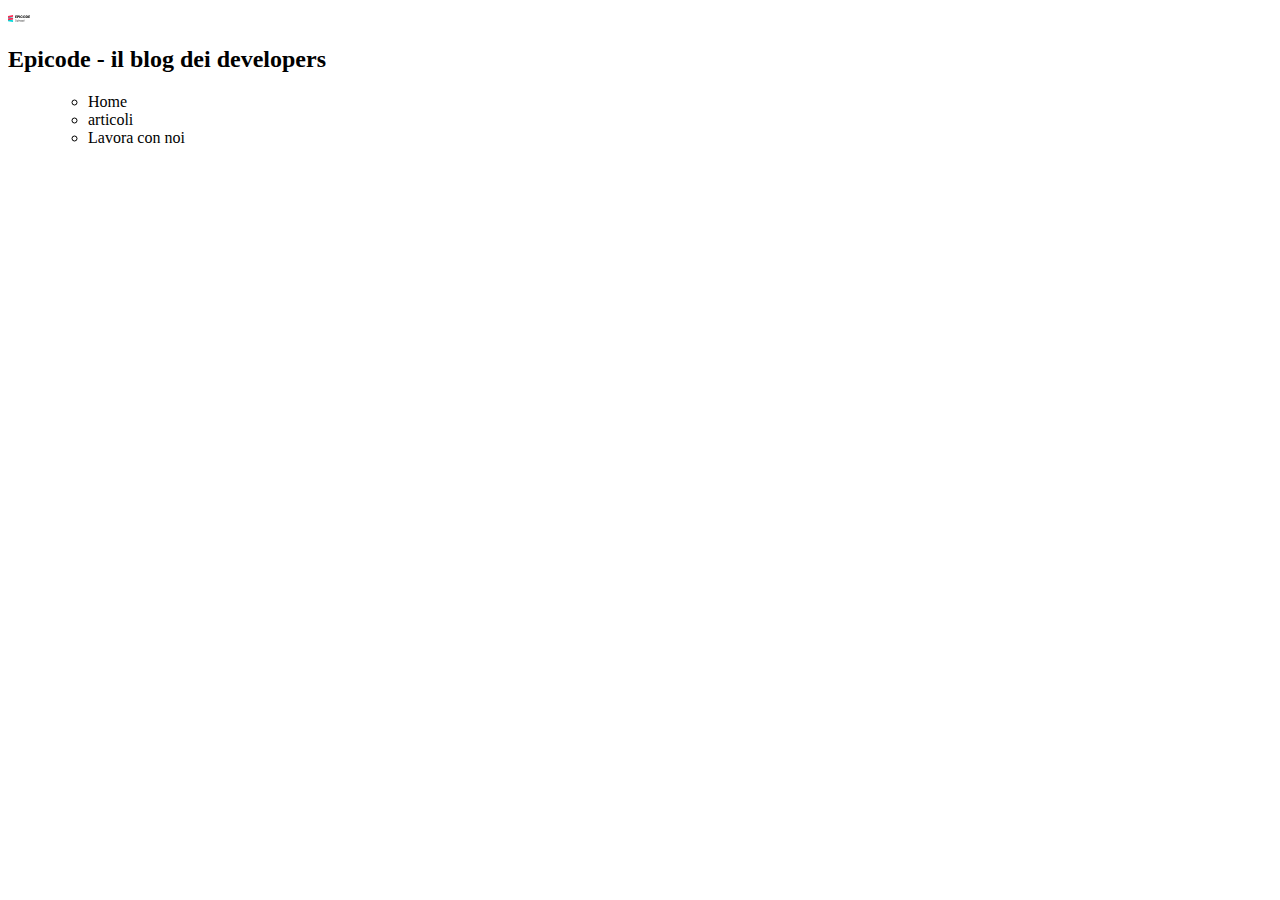
<file: 1 m/1s/2g/form.html>
<!DOCTYPE html>
<html lang="en">
<head>
    <meta charset="UTF-8">
    <meta name="viewport" content="width=device-width, initial-scale=1.0">
    <meta name="description" content="primi passi">
    <meta name="author" content="John Doe">
    <title> Sviluppo di una pagina Web - Blog Epicode</title>
</head>
 <body>
    <header>
        <img src="./logo.svg" alt=""width=22>
        <h2>Epicode - il blog dei developers</h2>
        <main>
            <menu>
                <ul>
                    <li>Home </li>
                    <li>articoli</li>
                    <li>Lavora con noi</li>
                </ul>
            </menu>
        </main>

    </header>
    
</body>
</html>
</file>
<file: 1 m/3s/3g/style.css>
body {
    font-family: Arial, sans-serif;
    background-color: hsla(0, 46%, 50%, 0.992);
    margin: 0;
    padding: 0;
}

.container {
    max-width: 500px;
    margin: 20px auto;
    padding: 20px;
    background-color: #ffffff;
    border-radius: 8px;
}

h1 {
    text-align: center;
}

.input-container {
    display:flex;
    margin-bottom: 20px;
}

.input-container input {
    flex: 1;
    padding: 10px;
    border-bottom-left-radius: 8px;
    border-top-left-radius: 8px;
}

.input-container button {
    padding: 10px 20px;
    background-color: #10af15;
    color: rgb(12, 12, 12);
    border-bottom-right-radius: 8px;
    border-top-right-radius: 8px;
}

ul {
    list-style-type: none;
    padding: 0;
}

li {
    padding: 10px;
    border-bottom: 1px solid #fffefe;
    display:flex;
    align-items: center;
}

.completed {
    text-decoration: line-through;
    color: #848484;
}

.delete-btn {
    background-color: #000000;
    color: rgb(255, 255, 255);
    border-radius: 5px;
    padding: 5px 10px;
    margin-left: auto;
}
</file>
<file: 1 m/1s/5g/css/styl.css>
img{
    width: 450px; 
    height: 0 auto;
    background-color: black;
    background-size: cover;
    background-repeat: no-repeat;
    background-position: center;
}
body{
    font-family: 'Open Sans', sans-serif;
    line-height: 1.65;
    font-size: 1.2rem;
    font-family: 'Montserrat', sans-serif;
}
a{
    text-decoration: none; 
    color: #ffffff;
}
div{
    margin-top: 20px;
    margin-bottom: 20px;
    text-align: center;
}
.custom-button{
    display: inline-block;
    padding: 10px 50px; 
    background-color: rgb(255, 101, 6); 
    background-size: cover;
    background-repeat: no-repeat;
    color: #fff; 
    text-align: center;
    text-decoration: none; 
    font-size: 1.3rem; 
    font-weight: bolder; 
    border-radius: 4px; 
    margin-bottom: 40px;
    margin-top: 40px;
}
.div-principale {
    background-color: #f0f0f0;
    background-image: url('../img/banner.jpg'); 
    background-size: cover;
    background-repeat: no-repeat;
    color: #000000; 
    text-align: center;
    text-decoration: none; 
    font-size: 2rem; 
}
h1{
    color:#25a2c3;
    font-size: 3.5rem;
    font-weight: bolder;
    text-align: center;
}
.div3 img{
    border-radius: 450px;
    
}
header {
    background-color: #000000;
    color: #b08686;
    padding: 10px;
    text-align: center;
    color: #25a2c3;
    font-size: bold;
    line-height: 1.5rem;
    
}
h2{
    color:#25a2c3; 
    font-size: 30px; 
    font-weight: bolder; 
    margin-top: 40px;
    margin-bottom: 40px;    

}
footer {
    background-color:#25a2c3;
    color: #ffffff;
    padding: 10px;
    text-align: center;
    bottom: 0;
    width: 100%;
    background-size: contain;
}
div{
    margin-top: 100px;
    margin-bottom: 30px;
}
.red-section{
    background-color: rgb(255, 85, 6); 
    text-align: center;
    color: white;
    background-position: center;
    background-repeat: no-repeat;
    margin: 0; 
    padding: 0; 
}
h3{
    font-size: 2.5rem;
    font-weight: bolder;
    text-align: center;
}
.contenitore{
    margin-left: 10px;
    margin-right: 10px;
}
.p1-footer{
    font-size: 2.5rem;
    font-weight: bolder;
    text-align: center;
}
</file>
<file: 2m/s1/5g/U2-D5/base_di_partenza/assets/css/style.css>
* {
    margin: 0;
    padding: 0;
    box-sizing: border-box;
}

body {
    background-color:white;
    font-family: "Roboto", sans-serif;
    font-weight: 400;
    font-style: normal;

}
.containerNav {
    max-width: 90%;
    margin: 0 auto;
    padding: 0 20px;
    display: flex;
    justify-content: space-between;
    align-items: center;
}
.container {
    max-width: 64vw;
    margin: 0 auto;
    padding: 0 20px;
    display: flex;
    justify-content: start;
    align-items: center;
    height: 40vh;
    max-width: 1200px;
}
.leftPanel{
    display: flex;
    flex-direction: column;
    justify-content: start;
    align-items: start;
    gap: 2rem;
}
.navbar {
    background-color: #ffc017;
    color: white;
    padding: 20px 0;
    position: fixed;
    top: 0;
    width: 100%;
    border-bottom: 2px solid #000;
    z-index: 1000;
    height: 75px;

}

.navbar a {
    color: #191919;
    text-decoration: none;
    margin-right: 16px;
    font-size: small;
}

.hero {
    background-color:#ffc017;
    background-size: cover;
    background-position: center;
    color: white;
    text-align: center;
    margin-top:  75px;
    border-bottom: 2px solid #000;
    max-height: fit-content;
}

h1 {
    font-size: 7em;
    color: #000000;
    font-family: "Spectral", serif;
    font-style: normal;
}

.p1 {
    font-size: 1.5em;
    color: #000;
    
}
.btn {
    display: inline-block;
    background-color: #191919;
    color: #f4f4f4;
    padding: 10px 20px;
    border-radius: 20px;
    text-decoration: none;
    font-size: small;
    transition: background-color 0.3s ease;
    border: none;
    cursor: pointer;
}
.btn2{
    background-color: #191919;
    color: #f4f4f4;
    padding: 10px 20px;
    border-radius: 20px;
    text-decoration: none;
    transition: background-color 0.3s ease;
    border: none;
    cursor: pointer;
    height: 40px;
    width: 200px;
    font-size: larger;
}
.btn:hover {
    background-color: grey;
}
.btn2:hover{
    background-color: grey;
}
.trading{                
display: flex;
position: relative;
}
.container2{
    display: flex;
    justify-content: center;
    flex-direction: column;
    width: 60%;
}
.featured {
    padding: 50px 0;
    display: flex;
    justify-content: center;
}
.story{
    display: grid;
    grid-template-columns: repeat(auto-fit, minmax(300px, 1fr));
    gap: 20px;

}

.item {
    background-color: #ffffff;
    padding: 20px;
    border-radius: 5px;

}
.linkStory{
    text-decoration: none;
    color: #000;
    font-size: 13px;
    display: flex;
    align-items: center;
}
.pStory{
font-weight: bold;



}
.dataStory{
    font-size: 12px;
    font-weight: lighter;
    padding-top: 10px;
}
img{
    height: 30px;
    border-radius: 10px;
    padding-right: 5px;
    padding-bottom: 10px;
}
#logoTrading{
    height: 30px;
}
.container3{
    display: flex;
    justify-content: center;
    width:60% ;
    margin: auto;
}
.listLeft{
width: 50%;
flex-wrap: wrap;
}
.listItem{
    display: flex;
    justify-content: center;   
}
.rightSide img{
width: 300px;
height: 200px;
padding-left: 20px;
}
.stickyBar{
    width: 50%;
    position: sticky;
    padding: 20px;
    top: -100px;

}
.stickyBar h4 {
    margin: 0;
    padding-bottom: 10px;
}
.btn3{
    border: none;
    height: 25px;
    width: 65px;
    border-radius: 10px;
    cursor: pointer;
}
.insideStory{
    font-size: 15px;
    font-weight: lighter;

}
.p2Story{
    font-size: 20px;
    font-weight: bold; 
}
.container-grid {
    display: grid;
    grid-template-columns: repeat(auto-fit, minmax(120px, 1fr));
    grid-gap: 10px;
}
</file>
